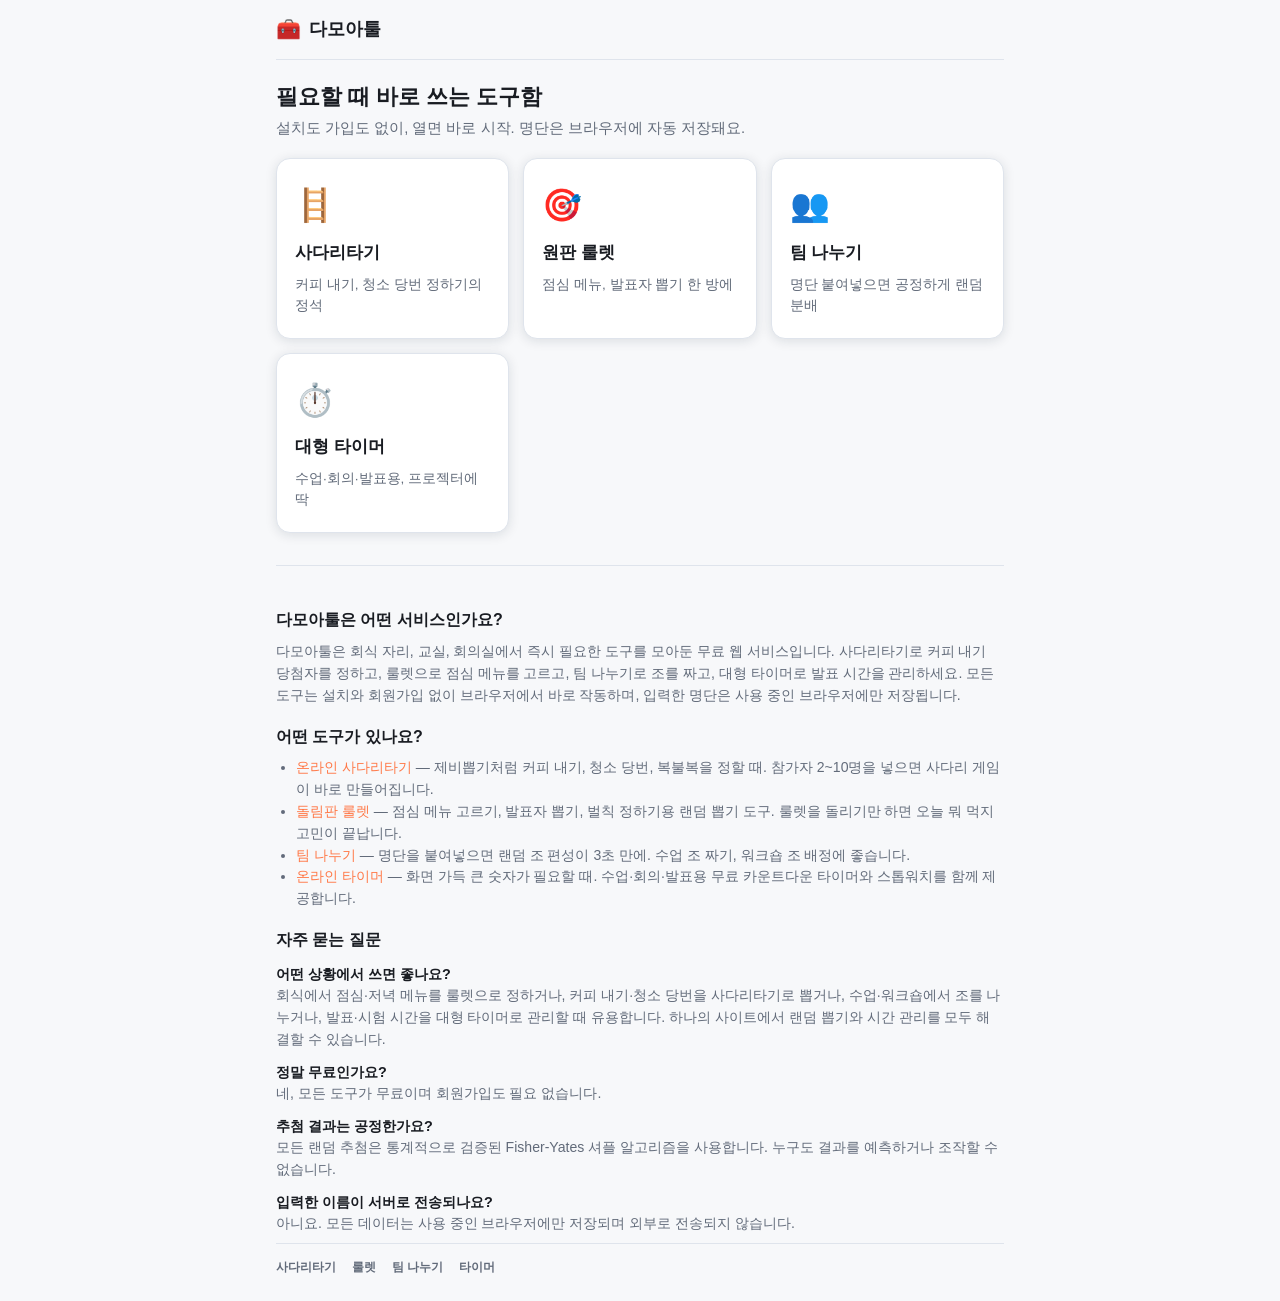
<file: index.html>
<!doctype html>
<html lang="ko">
<head>
  <meta charset="utf-8" />
<!-- Google Analytics (GA4) -->
<!-- shared:ga4 -->
<script async src="https://www.googletagmanager.com/gtag/js?id=G-2P73L29BH7"></script>
<script>window.dataLayer=window.dataLayer||[];function gtag(){dataLayer.push(arguments);}gtag('js',new Date());gtag('config','G-2P73L29BH7');</script>
<!-- /shared:ga4 -->

  <meta name="viewport" content="width=device-width, initial-scale=1" />
  <title>다모아툴 — 사다리타기 · 룰렛 · 팀 나누기 · 타이머</title>
  <meta name="description" content="회식·수업·회의에서 바로 쓰는 무료 웹 도구 모음. 사다리타기, 점심 메뉴 룰렛, 팀 나누기, 대형 타이머 — 설치 없이 3초 만에 시작하세요." />
  <link rel="canonical" href="https://maestro24.github.io/damoatool/" />
  <meta property="og:title" content="다모아툴 — 사다리·룰렛·팀나누기·타이머" />
  <meta property="og:description" content="회식·수업·회의 필수 도구 모음. 설치 없이 바로 사용." />
  <meta property="og:type" content="website" />
  <meta property="og:url" content="https://maestro24.github.io/damoatool/" />
  <meta property="og:image" content="https://maestro24.github.io/damoatool/assets/og-image.png" />
  <meta property="og:locale" content="ko_KR" />
  <meta name="twitter:card" content="summary_large_image" />
  <meta name="twitter:title" content="다모아툴 — 사다리·룰렛·팀나누기·타이머" />
  <meta name="twitter:description" content="회식·수업·회의 필수 도구 모음. 설치 없이 바로 사용." />
  <meta name="twitter:image" content="https://maestro24.github.io/damoatool/assets/og-image.png" />
  <meta name="theme-color" content="#f7f8fa" />
  <link rel="icon" href="data:image/svg+xml,<svg xmlns='http://www.w3.org/2000/svg' viewBox='0 0 100 100'><defs><linearGradient id='g' x1='0' y1='0' x2='0' y2='1'><stop offset='0' stop-color='%23FF8B5E'/><stop offset='1' stop-color='%23E2552B'/></linearGradient></defs><rect width='100' height='100' rx='18' fill='url(%23g)'/><rect x='22' y='22' width='24' height='24' rx='6' fill='white' opacity='.95'/><rect x='54' y='22' width='24' height='24' rx='12' fill='white' opacity='.8'/><rect x='22' y='54' width='24' height='24' rx='6' fill='white' opacity='.6'/><rect x='54' y='54' width='24' height='24' rx='6' fill='white' opacity='.95'/></svg>" />
  <script type="application/ld+json">
  {
    "@context": "https://schema.org",
    "@graph": [
      {
        "@type": "WebSite",
        "@id": "https://maestro24.github.io/damoatool/#website",
        "url": "https://maestro24.github.io/damoatool/",
        "name": "다모아툴",
        "description": "사다리타기, 룰렛, 팀 나누기, 타이머 — 무료 웹 도구 모음",
        "inLanguage": "ko"
      },
      {
        "@type": "FAQPage",
        "@id": "https://maestro24.github.io/damoatool/#faq",
        "mainEntity": [
          {
            "@type": "Question",
            "name": "어떤 상황에서 쓰면 좋나요?",
            "acceptedAnswer": { "@type": "Answer", "text": "회식에서 점심·저녁 메뉴를 룰렛으로 정하거나, 커피 내기·청소 당번을 사다리타기로 뽑거나, 수업·워크숍에서 조를 나누거나, 발표·시험 시간을 대형 타이머로 관리할 때 유용합니다. 하나의 사이트에서 랜덤 뽑기와 시간 관리를 모두 해결할 수 있습니다." }
          },
          {
            "@type": "Question",
            "name": "다모아툴은 어떤 서비스인가요?",
            "acceptedAnswer": { "@type": "Answer", "text": "다모아툴은 회식 자리, 교실, 회의실에서 즉시 필요한 도구를 모아둔 무료 웹 서비스입니다. 사다리타기로 당첨자를 정하고, 룰렛으로 점심 메뉴를 고르고, 팀 나누기로 조를 짜고, 대형 타이머로 발표 시간을 관리하세요. 모든 도구는 설치와 회원가입 없이 브라우저에서 바로 작동합니다." }
          },
          {
            "@type": "Question",
            "name": "정말 무료인가요?",
            "acceptedAnswer": { "@type": "Answer", "text": "네, 모든 도구가 무료이며 회원가입도 필요 없습니다." }
          },
          {
            "@type": "Question",
            "name": "추첨 결과는 공정한가요?",
            "acceptedAnswer": { "@type": "Answer", "text": "모든 랜덤 추첨은 통계적으로 검증된 Fisher-Yates 셔플 알고리즘을 사용합니다. 누구도 결과를 예측하거나 조작할 수 없습니다." }
          },
          {
            "@type": "Question",
            "name": "입력한 이름이 서버로 전송되나요?",
            "acceptedAnswer": { "@type": "Answer", "text": "아니요. 모든 데이터는 사용 중인 브라우저에만 저장되며 외부로 전송되지 않습니다." }
          }
        ]
      }
    ]
  }
  </script>
  <link rel="stylesheet" href="css/style.css" />
</head>
<body>
  <div id="app">
    <header class="header">
      <a class="brand" href="index.html"><span class="mark">🧰</span>다모아툴</a>
      <nav class="nav">
      </nav>
    </header>

    <main class="main">
      <div>
        <h1 class="page-title">필요할 때 바로 쓰는 도구함</h1>
        <p class="page-desc">설치도 가입도 없이, 열면 바로 시작. 명단은 브라우저에 자동 저장돼요.</p>
      </div>

      <div class="tool-grid">
        <a class="tool-card" href="ladder.html">
          <span class="icon">🪜</span>
          <span class="name">사다리타기</span>
          <span class="desc">커피 내기, 청소 당번 정하기의 정석</span>
        </a>
        <a class="tool-card" href="roulette.html">
          <span class="icon">🎯</span>
          <span class="name">원판 룰렛</span>
          <span class="desc">점심 메뉴, 발표자 뽑기 한 방에</span>
        </a>
        <a class="tool-card" href="team.html">
          <span class="icon">👥</span>
          <span class="name">팀 나누기</span>
          <span class="desc">명단 붙여넣으면 공정하게 랜덤 분배</span>
        </a>
        <a class="tool-card" href="timer.html">
          <span class="icon">⏱️</span>
          <span class="name">대형 타이머</span>
          <span class="desc">수업·회의·발표용, 프로젝터에 딱</span>
        </a>
      </div>
    </main>

    <section class="seo-content" aria-label="다모아툴 소개">
      <h2>다모아툴은 어떤 서비스인가요?</h2>
      <p>다모아툴은 회식 자리, 교실, 회의실에서 즉시 필요한 도구를 모아둔 무료 웹 서비스입니다. 사다리타기로 커피 내기 당첨자를 정하고, 룰렛으로 점심 메뉴를 고르고, 팀 나누기로 조를 짜고, 대형 타이머로 발표 시간을 관리하세요. 모든 도구는 설치와 회원가입 없이 브라우저에서 바로 작동하며, 입력한 명단은 사용 중인 브라우저에만 저장됩니다.</p>
      <h2>어떤 도구가 있나요?</h2>
      <ul>
        <li><a href="ladder.html">온라인 사다리타기</a> — 제비뽑기처럼 커피 내기, 청소 당번, 복불복을 정할 때. 참가자 2~10명을 넣으면 사다리 게임이 바로 만들어집니다.</li>
        <li><a href="roulette.html">돌림판 룰렛</a> — 점심 메뉴 고르기, 발표자 뽑기, 벌칙 정하기용 랜덤 뽑기 도구. 룰렛을 돌리기만 하면 오늘 뭐 먹지 고민이 끝납니다.</li>
        <li><a href="team.html">팀 나누기</a> — 명단을 붙여넣으면 랜덤 조 편성이 3초 만에. 수업 조 짜기, 워크숍 조 배정에 좋습니다.</li>
        <li><a href="timer.html">온라인 타이머</a> — 화면 가득 큰 숫자가 필요할 때. 수업·회의·발표용 무료 카운트다운 타이머와 스톱워치를 함께 제공합니다.</li>
      </ul>
      <h2>자주 묻는 질문</h2>
      <dl>
        <dt>어떤 상황에서 쓰면 좋나요?</dt>
        <dd>회식에서 점심·저녁 메뉴를 룰렛으로 정하거나, 커피 내기·청소 당번을 사다리타기로 뽑거나, 수업·워크숍에서 조를 나누거나, 발표·시험 시간을 대형 타이머로 관리할 때 유용합니다. 하나의 사이트에서 랜덤 뽑기와 시간 관리를 모두 해결할 수 있습니다.</dd>
        <dt>정말 무료인가요?</dt>
        <dd>네, 모든 도구가 무료이며 회원가입도 필요 없습니다.</dd>
        <dt>추첨 결과는 공정한가요?</dt>
        <dd>모든 랜덤 추첨은 통계적으로 검증된 Fisher-Yates 셔플 알고리즘을 사용합니다. 누구도 결과를 예측하거나 조작할 수 없습니다.</dd>
        <dt>입력한 이름이 서버로 전송되나요?</dt>
        <dd>아니요. 모든 데이터는 사용 중인 브라우저에만 저장되며 외부로 전송되지 않습니다.</dd>
      </dl>
    </section>

    <footer class="footer">
      <a href="ladder.html">사다리타기</a>
      <a href="roulette.html">룰렛</a>
      <a href="team.html">팀 나누기</a>
      <a href="timer.html">타이머</a>
    </footer>
  </div>
</body>
</html>
</file>
<file: css/style.css>
/* 다모아툴 — 공용 디자인 시스템 (라이트 전용). 도구 페이지는 이 파일만 사용 */
:root {
  --bg: #f7f8fa;
  --bg-card: #ffffff;
  --bg-elev: #eef1f5;
  --text: #191c22;
  --text-dim: #626b7a;
  --border: #dfe4ec;
  --accent: #ff7847;        /* 코랄 — 도구별 포인트는 --tool-accent 로 덮어씀 */
  --tool-accent: var(--accent);
  --ok: #34c179;
  --radius: 14px;
  --shadow: rgba(20, 30, 50, 0.12);
}

* { box-sizing: border-box; margin: 0; padding: 0; }
body {
  background: var(--bg);
  color: var(--text);
  font-family: -apple-system, BlinkMacSystemFont, 'Apple SD Gothic Neo', 'Malgun Gothic', 'Noto Sans KR', sans-serif;
  -webkit-font-smoothing: antialiased;
  line-height: 1.55;
  transition: background 0.25s;
}
#app { max-width: 760px; margin: 0 auto; padding: 0 16px; min-height: 100dvh; display: flex; flex-direction: column; }
button, input, textarea, select { font-family: inherit; }
a { color: var(--tool-accent); text-decoration: none; }

/* ── 헤더 ── */
.header { display: flex; align-items: center; justify-content: space-between; padding: 14px 0; border-bottom: 1px solid var(--border); }
.brand { display: flex; align-items: center; gap: 8px; font-weight: 900; font-size: 1.15rem; color: var(--text); }
.brand .mark { font-size: 1.25rem; }
.nav { display: flex; align-items: center; gap: 2px; }
.icon-btn {
  background: none; border: none; color: var(--text-dim);
  font-size: 1.1rem; width: 36px; height: 36px; border-radius: 8px; cursor: pointer;
  transition: background 0.15s, color 0.15s;
}
.icon-btn:hover { background: var(--bg-elev); color: var(--text); }

/* ── 메인 공통 ── */
.main { flex: 1; padding: 20px 0 32px; display: flex; flex-direction: column; gap: 18px; }
.main > * { animation: sec-in 0.35s ease backwards; }
.main > *:nth-child(2) { animation-delay: 0.07s; }
.main > *:nth-child(3) { animation-delay: 0.14s; }
@keyframes sec-in { from { opacity: 0; transform: translateY(10px); } }

.card {
  background: var(--bg-card);
  border: 1px solid var(--border);
  border-radius: var(--radius);
  padding: 20px;
  box-shadow: 0 2px 12px var(--shadow);
}
.page-title { font-size: 1.35rem; font-weight: 900; display: flex; align-items: center; gap: 10px; }
.page-desc { color: var(--text-dim); font-size: 0.92rem; margin-top: 4px; }

/* ── 폼 요소 ── */
.field label { font-size: 0.8rem; font-weight: 700; color: var(--text-dim); display: block; margin-bottom: 6px; }
.input, textarea.input {
  background: var(--bg-elev);
  border: 1px solid var(--border);
  border-radius: 10px;
  color: var(--text);
  font-size: 1rem;
  padding: 11px 13px;
  width: 100%;
  outline: none;
  transition: border-color 0.15s;
  resize: vertical;
}
.input:focus { border-color: var(--tool-accent); }

.btn {
  display: inline-flex; align-items: center; justify-content: center; gap: 8px;
  background: var(--tool-accent); color: #fff;
  border: none; border-radius: 10px;
  font-size: 1.02rem; font-weight: 800;
  padding: 13px 22px; cursor: pointer;
  transition: filter 0.15s, transform 0.08s;
  box-shadow: 0 3px 0 rgba(0, 0, 0, 0.25);
}
.btn:hover { filter: brightness(1.08); }
.btn:active { transform: translateY(2px); box-shadow: none; }
.btn:disabled { opacity: 0.45; cursor: not-allowed; }
.btn-ghost {
  background: var(--bg-elev); color: var(--text); box-shadow: none;
  border: 1px solid var(--border);
}
.btn-row { display: flex; gap: 10px; flex-wrap: wrap; }

/* 칩(프리셋/참가자) */
.chips { display: flex; flex-wrap: wrap; gap: 8px; }
.chip-btn {
  background: var(--bg-elev); color: var(--text);
  border: 1px solid var(--border); border-radius: 999px;
  font-size: 0.88rem; font-weight: 700; padding: 7px 14px; cursor: pointer;
  transition: border-color 0.15s, background 0.15s;
}
.chip-btn:hover { border-color: var(--tool-accent); }
.chip-btn.on { background: var(--tool-accent); color: #fff; border-color: var(--tool-accent); }

/* 결과 영역 */
.result-box {
  background: var(--bg-elev);
  border-radius: 12px;
  padding: 18px;
  text-align: center;
}
.result-big { font-size: 2rem; font-weight: 900; }

/* ── 허브 그리드 ── */
.tool-grid { display: grid; grid-template-columns: repeat(auto-fill, minmax(210px, 1fr)); gap: 14px; }
.tool-card {
  background: var(--bg-card);
  border: 1px solid var(--border);
  border-radius: var(--radius);
  padding: 22px 18px;
  display: flex; flex-direction: column; gap: 8px;
  color: var(--text);
  box-shadow: 0 2px 12px var(--shadow);
  transition: transform 0.15s ease, border-color 0.15s;
}
.tool-card:hover { transform: translateY(-3px); border-color: var(--tool-accent); }
.tool-card .icon { font-size: 2rem; }
.tool-card .name { font-weight: 900; font-size: 1.08rem; }
.tool-card .desc { font-size: 0.85rem; color: var(--text-dim); }

/* ── SEO 텍스트 섹션 ── */
.seo-content { border-top: 1px solid var(--border); padding: 24px 0 8px; }
.seo-content h2 { font-size: 1rem; margin: 18px 0 8px; }
.seo-content p, .seo-content li, .seo-content dd { font-size: 0.88rem; color: var(--text-dim); }
.seo-content dt { font-weight: 800; font-size: 0.9rem; margin-top: 10px; color: var(--text); }
.seo-content ol, .seo-content ul { padding-left: 20px; }

/* ── 푸터 ── */
.footer { border-top: 1px solid var(--border); padding: 14px 0 24px; font-size: 0.78rem; color: var(--text-dim); display: flex; flex-wrap: wrap; gap: 6px 16px; }
.footer a { color: var(--text-dim); font-weight: 700; }
.footer a:hover { color: var(--tool-accent); }

/* ── 토스트 ── */
.toast-wrap { position: fixed; top: 14px; left: 50%; transform: translateX(-50%); z-index: 100; display: flex; flex-direction: column; gap: 8px; pointer-events: none; }
.toast {
  background: var(--text); color: var(--bg);
  font-weight: 800; font-size: 0.9rem;
  padding: 11px 18px; border-radius: 9px;
  box-shadow: 0 4px 14px var(--shadow);
  animation: toast-in 0.18s cubic-bezier(0.2, 0.9, 0.3, 1.3);
}
.toast.out { opacity: 0; transition: opacity 0.3s; }
@keyframes toast-in { from { opacity: 0; transform: translateY(-10px) scale(0.95); } }

/* ── 전체화면 모드 ── */
.fs-active .header, .fs-active .seo-content, .fs-active .footer { display: none; }
.fs-active .main { justify-content: center; }

@media (max-width: 480px) {
  .page-title { font-size: 1.15rem; }
  .btn { width: 100%; }
}
@media (prefers-reduced-motion: reduce) {
  *, *::before, *::after { animation-duration: 0.01ms !important; transition-duration: 0.01ms !important; }
}

/* ── 쿠팡 파트너스 슬롯 ── */
.promo { margin: 16px 0; text-align: center; }
.promo-label { font-size: 0.68rem; color: var(--text-dim); font-weight: 800; letter-spacing: 0.05em; }
.promo a { font-weight: 800; display: inline-block; margin: 4px 0; }
.promo-disclosure { font-size: 0.72rem; color: var(--text-dim); margin-top: 6px; line-height: 1.5; text-align: center; }
.coupang-wrap { display: flex; justify-content: center; margin: 8px 0; min-height: 140px; max-width: 100%; overflow-x: hidden; }

/* ── 쿠팡 사이드 레일 (넓은 화면 전용) ── */
.side-rail { position: fixed; top: 90px; width: 160px; display: none; z-index: 5; }
@media (min-width: 1160px) { .side-rail { display: block; } }
.side-l { left: calc(50% - 564px); }
.side-r { left: calc(50% + 404px); }
.fs-active .side-rail { display: none !important; }
</file>
